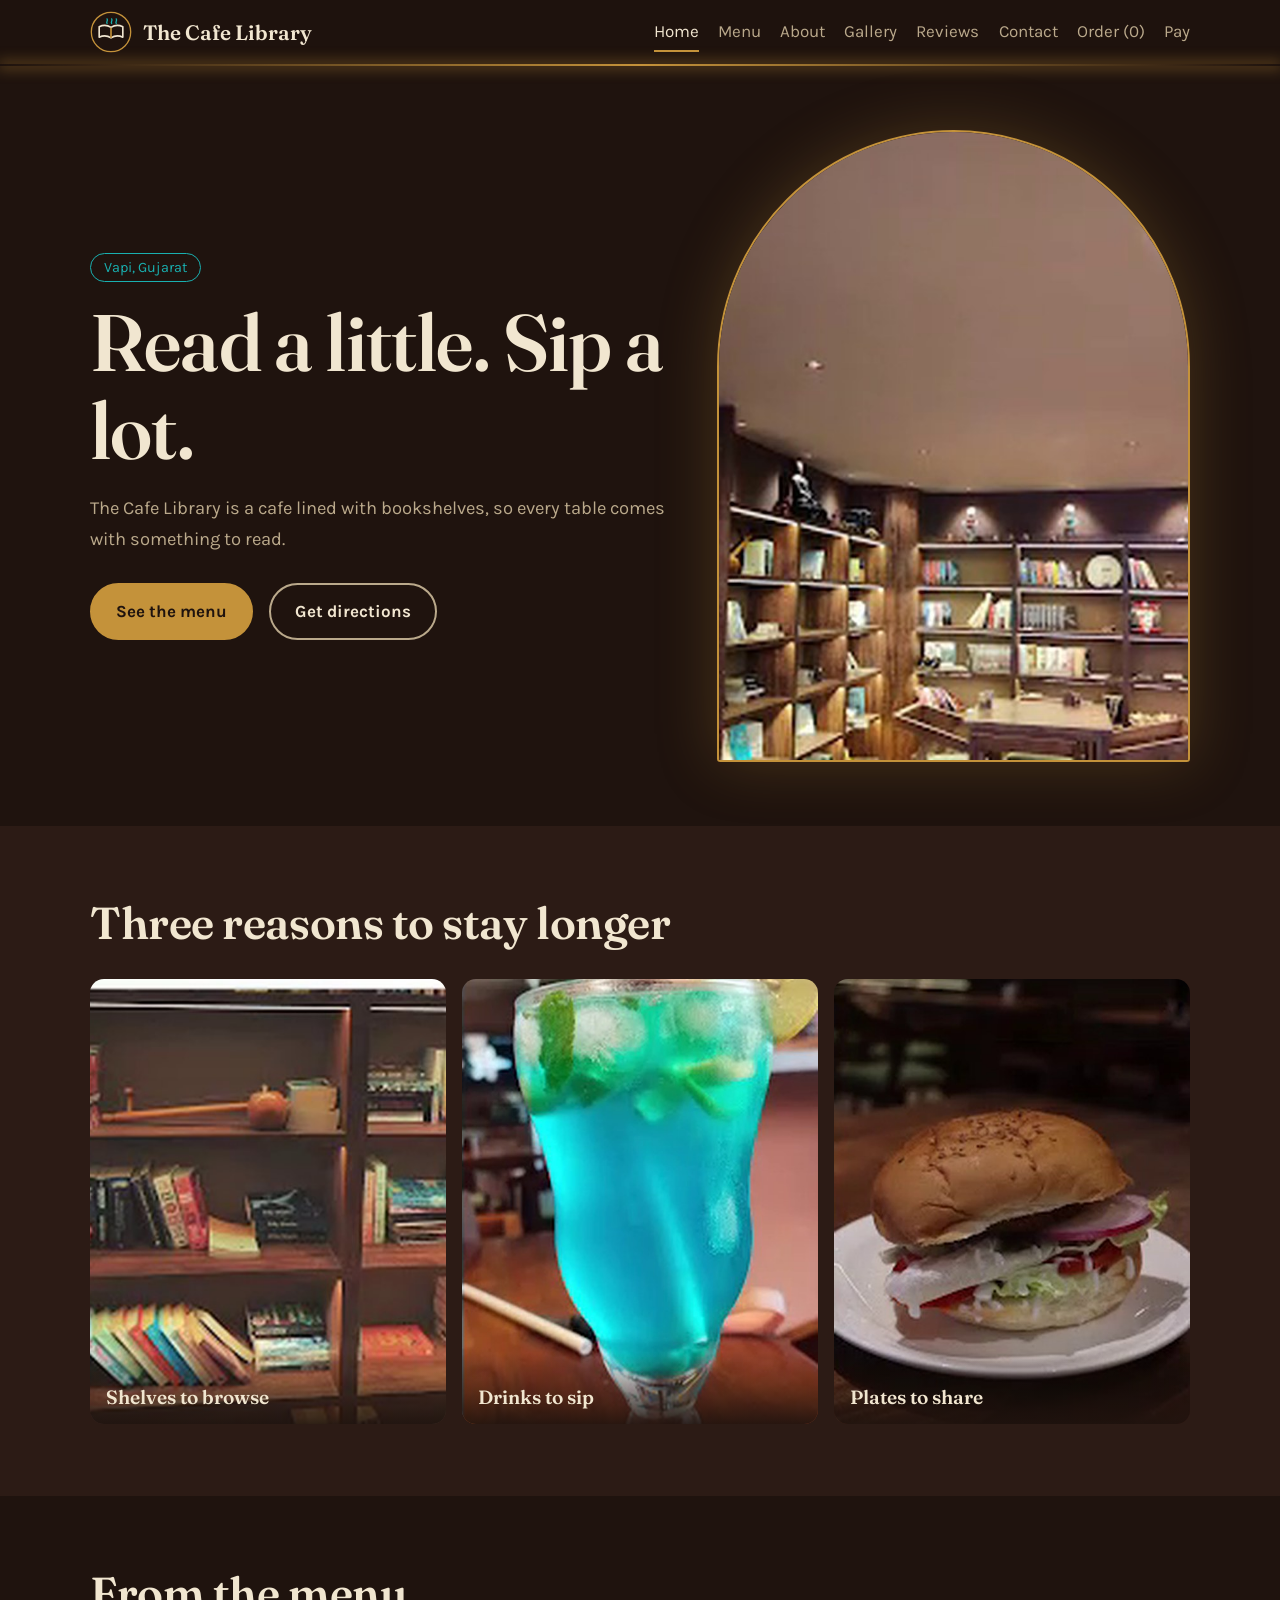
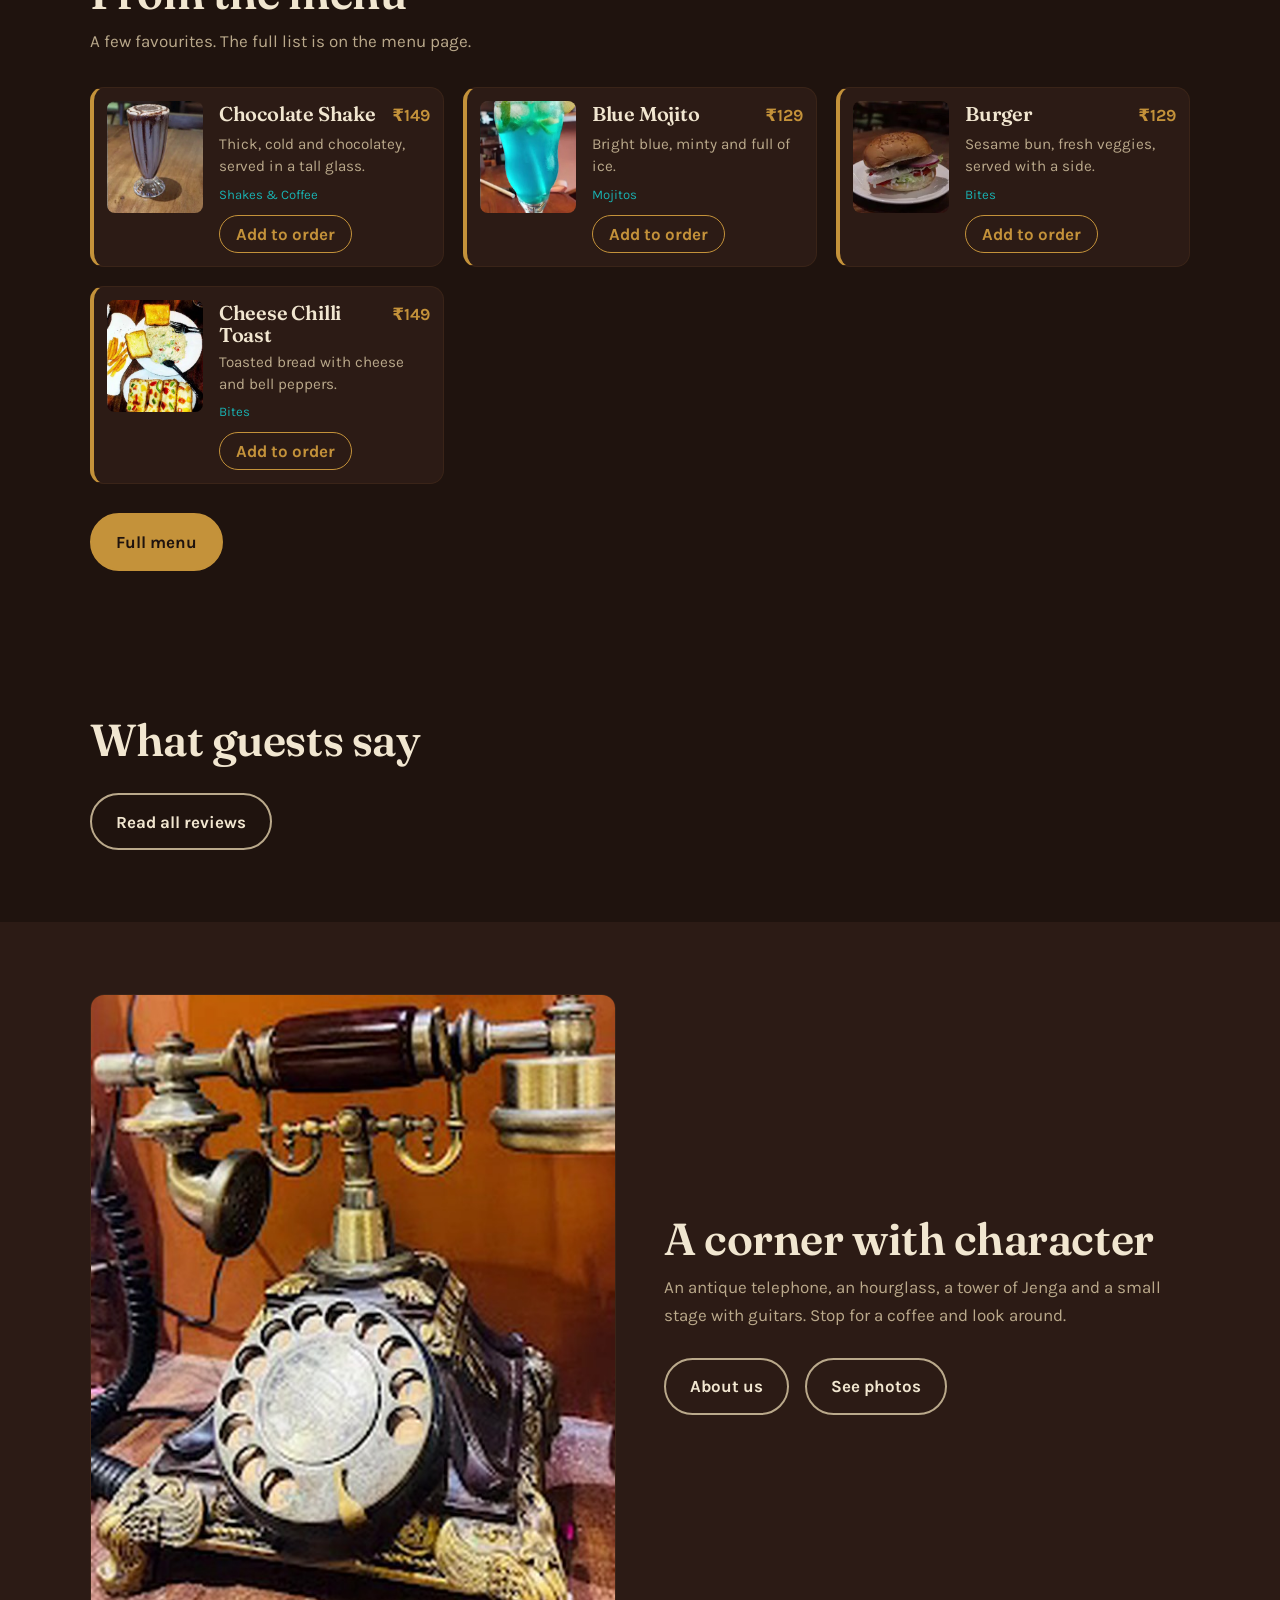
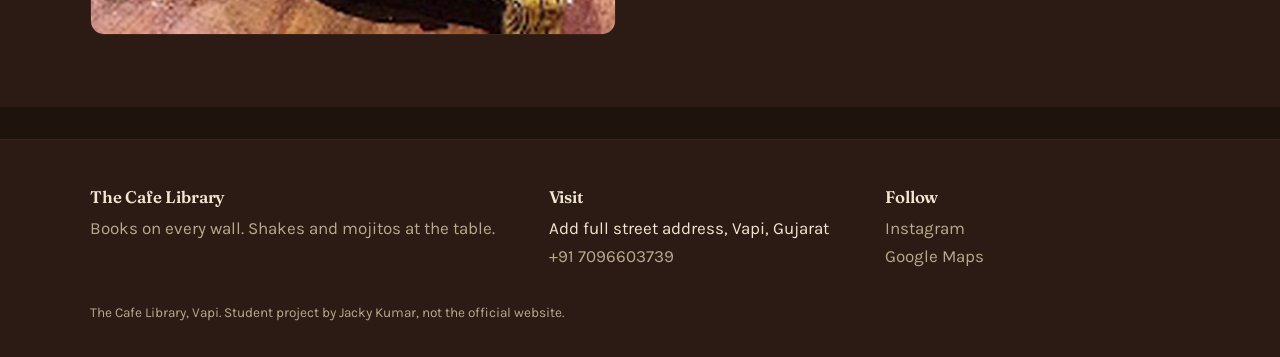
<file: index.html>
<!DOCTYPE html>
<html lang="en"><head><meta charset="utf-8"><meta name="viewport" content="width=device-width,initial-scale=1">
<title>Home | The Cafe Library, Vapi</title><meta name="description" content="A cafe in Vapi where the walls are bookshelves: shakes, mojitos, burgers and pasta.">
<link rel="icon" href="images/logo.svg"><link rel="preconnect" href="https://fonts.googleapis.com"><link rel="preconnect" href="https://fonts.gstatic.com" crossorigin>
<link href="https://fonts.googleapis.com/css2?family=Fraunces:opsz,wght@9..144,500;9..144,700&family=Karla:wght@400;700&display=swap" rel="stylesheet">
<link rel="stylesheet" href="css/style.css"></head><body>
<header id="site-header"></header><main>
<section class="wrap hero"><div>
<span class="open">Vapi, Gujarat</span><h1>Read a little. Sip a lot.</h1>
<p class="lead">The Cafe Library is a cafe lined with bookshelves, so every table comes with something to read.</p>
<div class="row"><a class="btn" href="menu.html">See the menu</a><a class="btn ghost directions" href="#">Get directions</a></div></div>
<div class="arch"><img src="images/hero.jpg" alt="Wooden bookshelves lit by warm lights inside the cafe"></div></section>
<section class="alt"><div class="wrap"><h2>Three reasons to stay longer</h2>
<div class="trio"><figure><img src="images/shelf-1.jpg" alt="Bookshelf with colourful books"><figcaption>Shelves to browse</figcaption></figure>
<figure><img src="images/mojito-blue.jpg" alt="Blue mojito"><figcaption>Drinks to sip</figcaption></figure>
<figure><img src="images/burger.jpg" alt="Burger on a plate"><figcaption>Plates to share</figcaption></figure></div></div></section>
<section><div class="wrap"><h2>From the menu</h2><p class="lead">A few favourites. The full list is on the menu page.</p>
<div class="menu" id="featured" style="margin-top:2rem"></div><div class="row"><a class="btn" href="menu.html">Full menu</a></div></div></section>
<section><div class="wrap"><h2>What guests say</h2><p class="lead" id="home-avg"></p><div id="home-reviews"></div><div class="row"><a class="btn ghost" href="reviews.html">Read all reviews</a></div></div></section>
<section class="alt"><div class="wrap split"><img src="images/phone.jpg" alt="Antique rotary telephone on a wooden shelf">
<div><h2>A corner with character</h2><p class="lead">An antique telephone, an hourglass, a tower of Jenga and a small stage with guitars. Stop for a coffee and look around.</p><div class="row"><a class="btn ghost" href="about.html">About us</a><a class="btn ghost" href="gallery.html">See photos</a></div></div></div></section>
</main><footer id="site-footer"></footer><script src="js/main.js"></script></body></html>
</file>
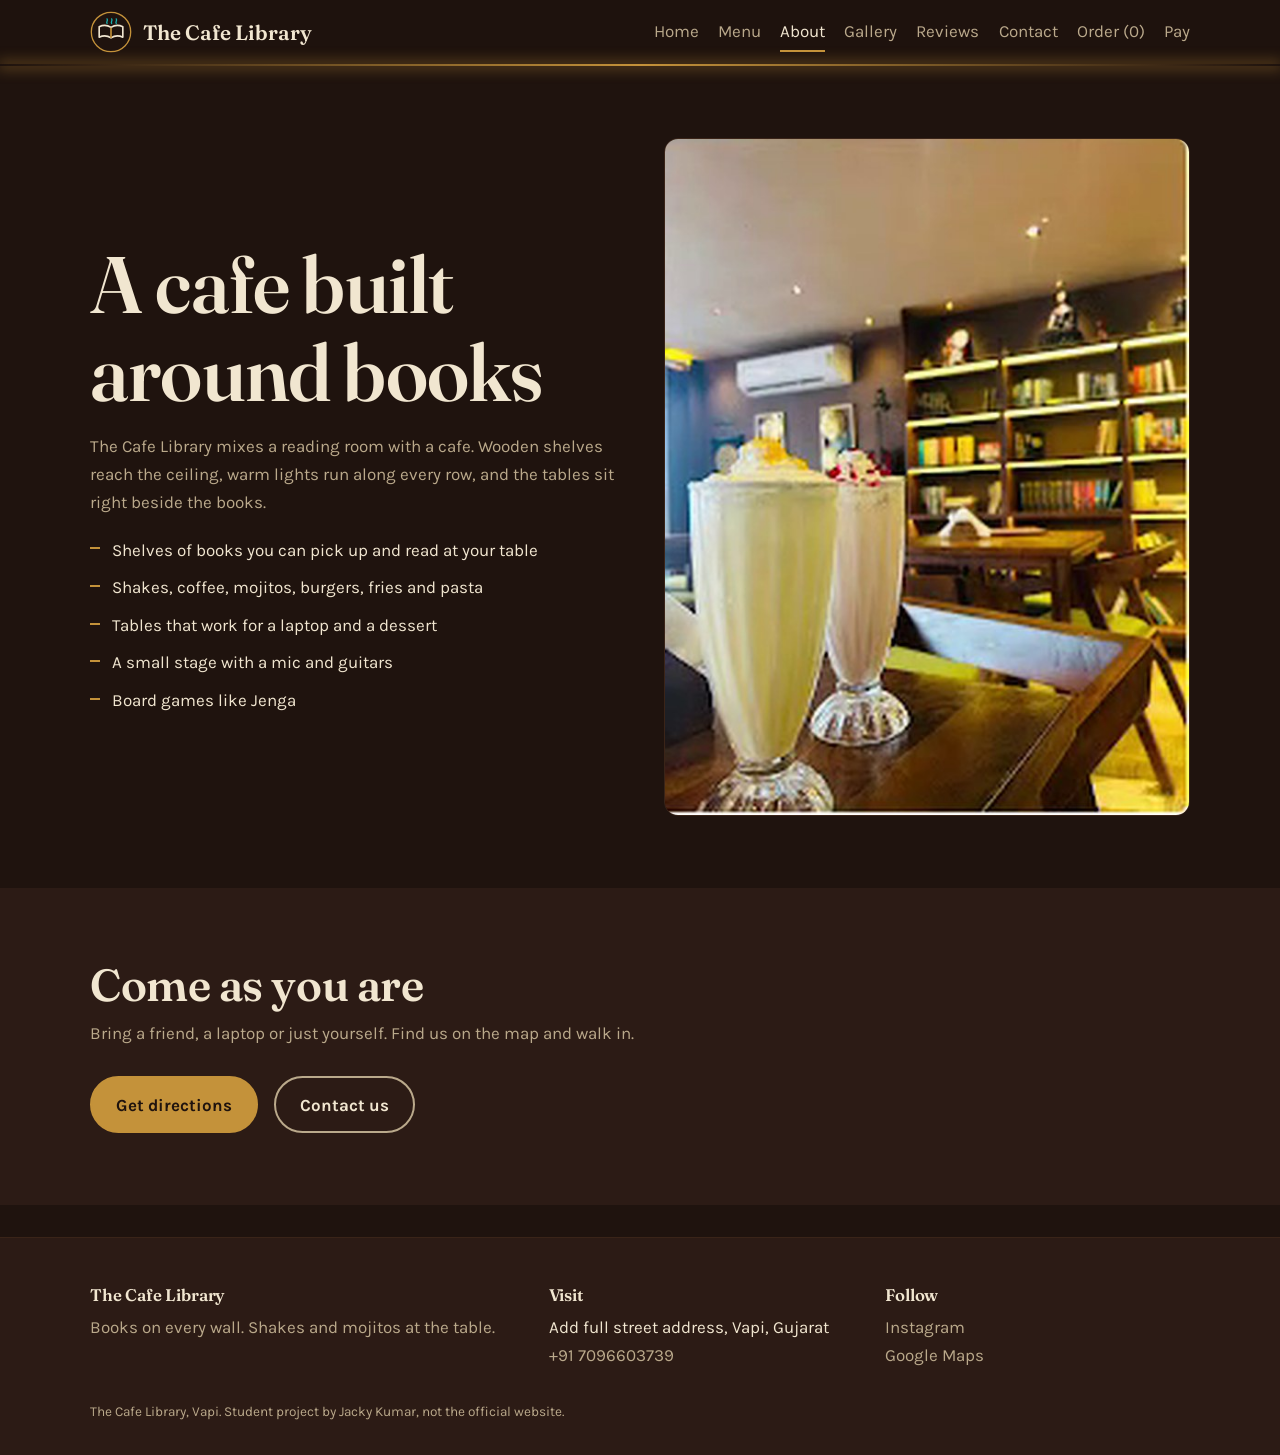
<file: about.html>
<!DOCTYPE html>
<html lang="en"><head><meta charset="utf-8"><meta name="viewport" content="width=device-width,initial-scale=1">
<title>About | The Cafe Library, Vapi</title><meta name="description" content="About The Cafe Library, a bookshelf cafe in Vapi, Gujarat.">
<link rel="icon" href="images/logo.svg"><link rel="preconnect" href="https://fonts.googleapis.com"><link rel="preconnect" href="https://fonts.gstatic.com" crossorigin>
<link href="https://fonts.googleapis.com/css2?family=Fraunces:opsz,wght@9..144,500;9..144,700&family=Karla:wght@400;700&display=swap" rel="stylesheet">
<link rel="stylesheet" href="css/style.css"></head><body>
<header id="site-header"></header><main>
<section class="wrap split"><div><h1>A cafe built around books</h1>
<p class="lead" style="margin-top:1rem">The Cafe Library mixes a reading room with a cafe. Wooden shelves reach the ceiling, warm lights run along every row, and the tables sit right beside the books.</p>
<ul class="facts"><li>Shelves of books you can pick up and read at your table</li><li>Shakes, coffee, mojitos, burgers, fries and pasta</li><li>Tables that work for a laptop and a dessert</li><li>A small stage with a mic and guitars</li><li>Board games like Jenga</li></ul></div>
<img src="images/lounge.jpg" alt="Cream shakes on a table in front of the bookshelves"></section>
<section class="alt"><div class="wrap"><h2>Come as you are</h2><p class="lead">Bring a friend, a laptop or just yourself. Find us on the map and walk in.</p>
<div class="row"><a class="btn directions" href="#">Get directions</a><a class="btn ghost" href="contact.html">Contact us</a></div></div></section>
</main><footer id="site-footer"></footer><script src="js/main.js"></script></body></html>
</file>
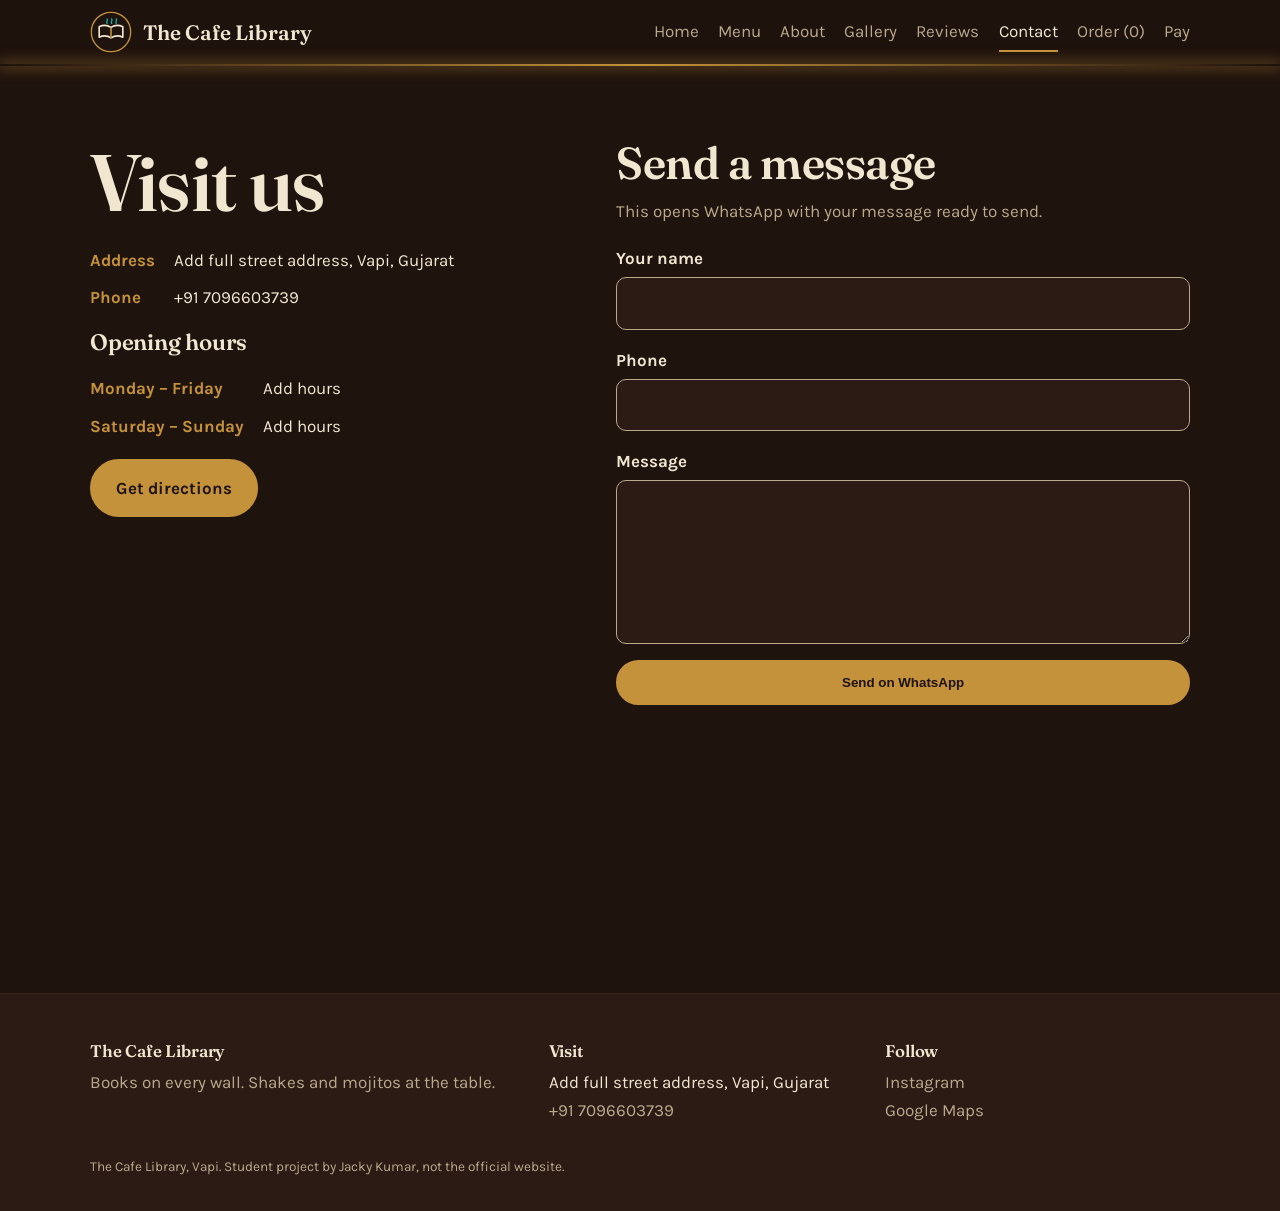
<file: contact.html>
<!DOCTYPE html>
<html lang="en"><head><meta charset="utf-8"><meta name="viewport" content="width=device-width,initial-scale=1">
<title>Contact | The Cafe Library, Vapi</title><meta name="description" content="Address, opening hours and directions for The Cafe Library in Vapi.">
<link rel="icon" href="images/logo.svg"><link rel="preconnect" href="https://fonts.googleapis.com"><link rel="preconnect" href="https://fonts.gstatic.com" crossorigin>
<link href="https://fonts.googleapis.com/css2?family=Fraunces:opsz,wght@9..144,500;9..144,700&family=Karla:wght@400;700&display=swap" rel="stylesheet">
<link rel="stylesheet" href="css/style.css"></head><body>
<header id="site-header"></header><main>
<section class="wrap info"><div><h1>Visit us</h1><dl><dt>Address</dt><dd data-cfg="address"></dd><dt>Phone</dt><dd data-cfg="phone"></dd></dl>
<h2 style="font-size:1.4rem">Opening hours</h2><dl id="hours"></dl><a class="btn directions" href="#">Get directions</a>
<iframe id="map" title="Map showing The Cafe Library in Vapi" loading="lazy"></iframe></div>
<div><h2>Send a message</h2><p class="lead">This opens WhatsApp with your message ready to send.</p>
<form id="msg-form"><label>Your name<input name="name" required autocomplete="name"></label><label>Phone<input name="phone" type="tel" required autocomplete="tel"></label>
<label>Message<textarea name="message" rows="5" required></textarea></label><button class="btn" type="submit">Send on WhatsApp</button></form></div></section>
</main><footer id="site-footer"></footer><script src="js/main.js"></script></body></html>
</file>
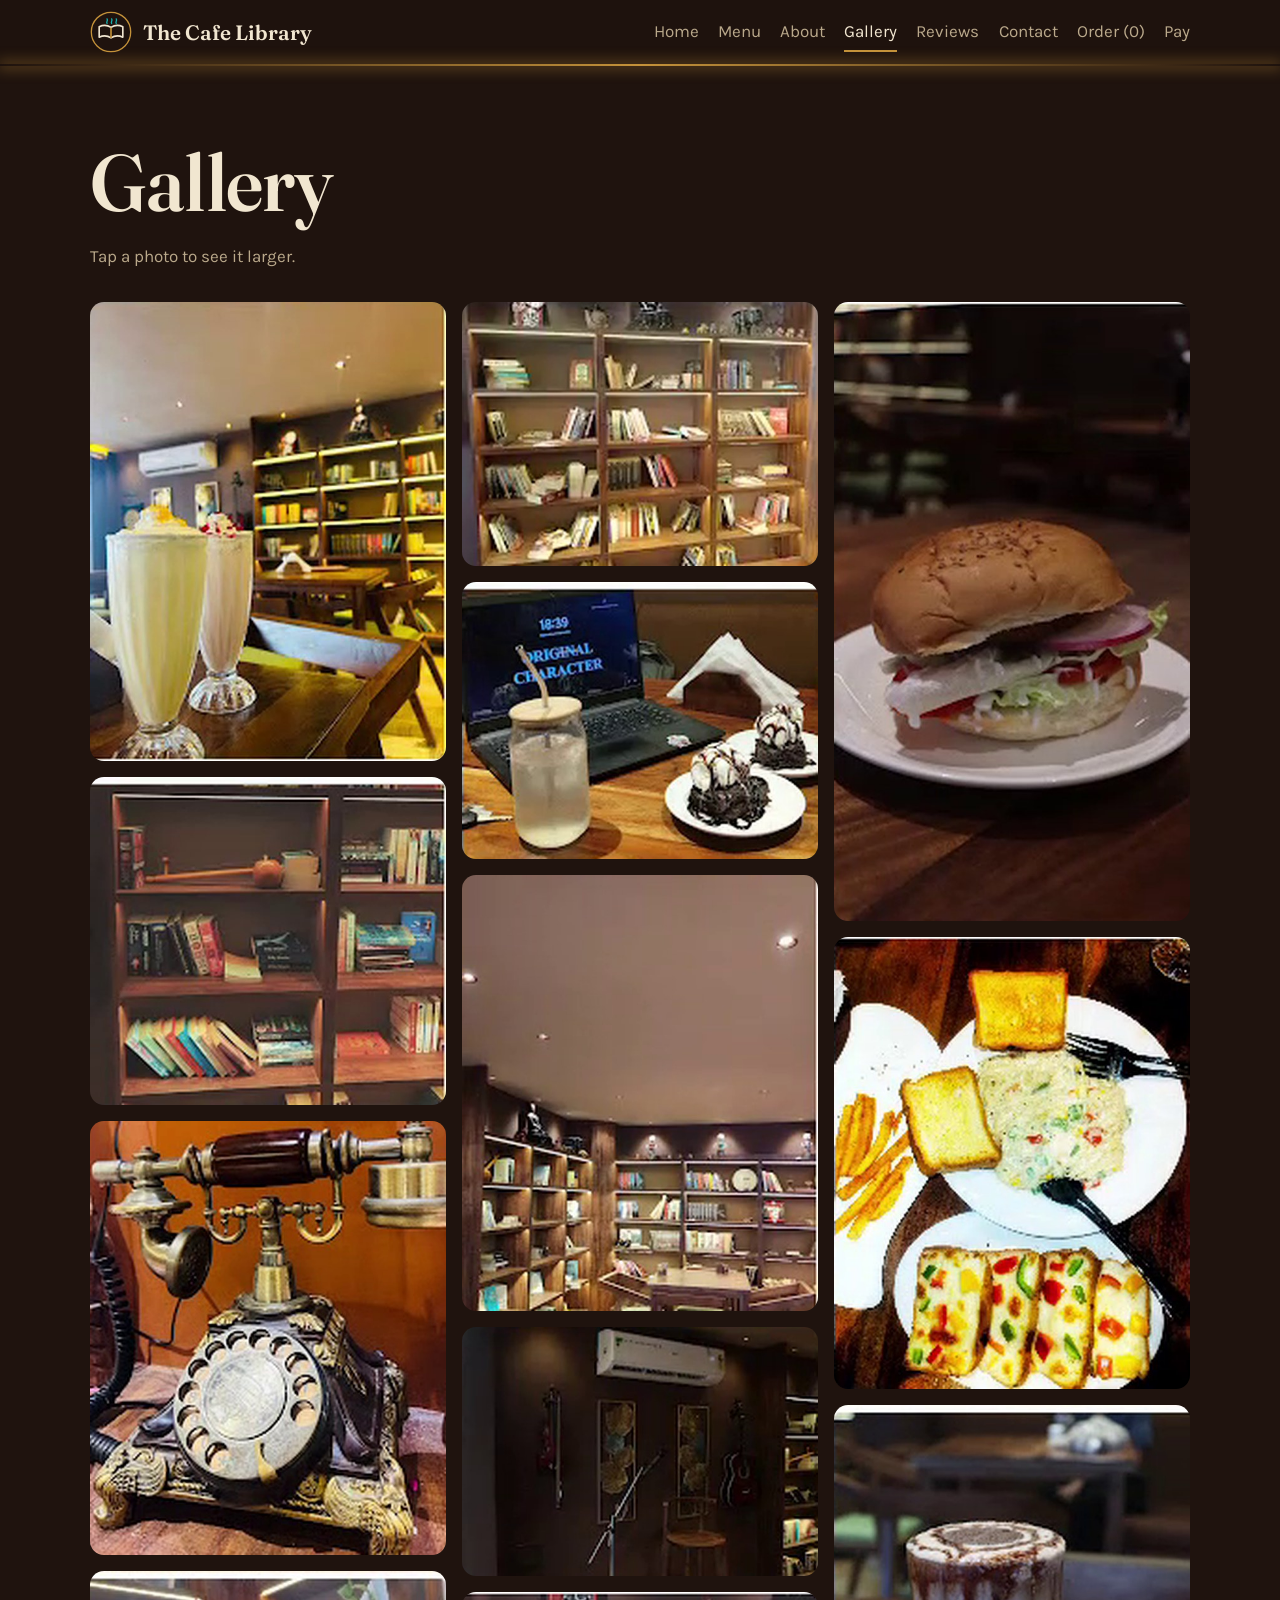
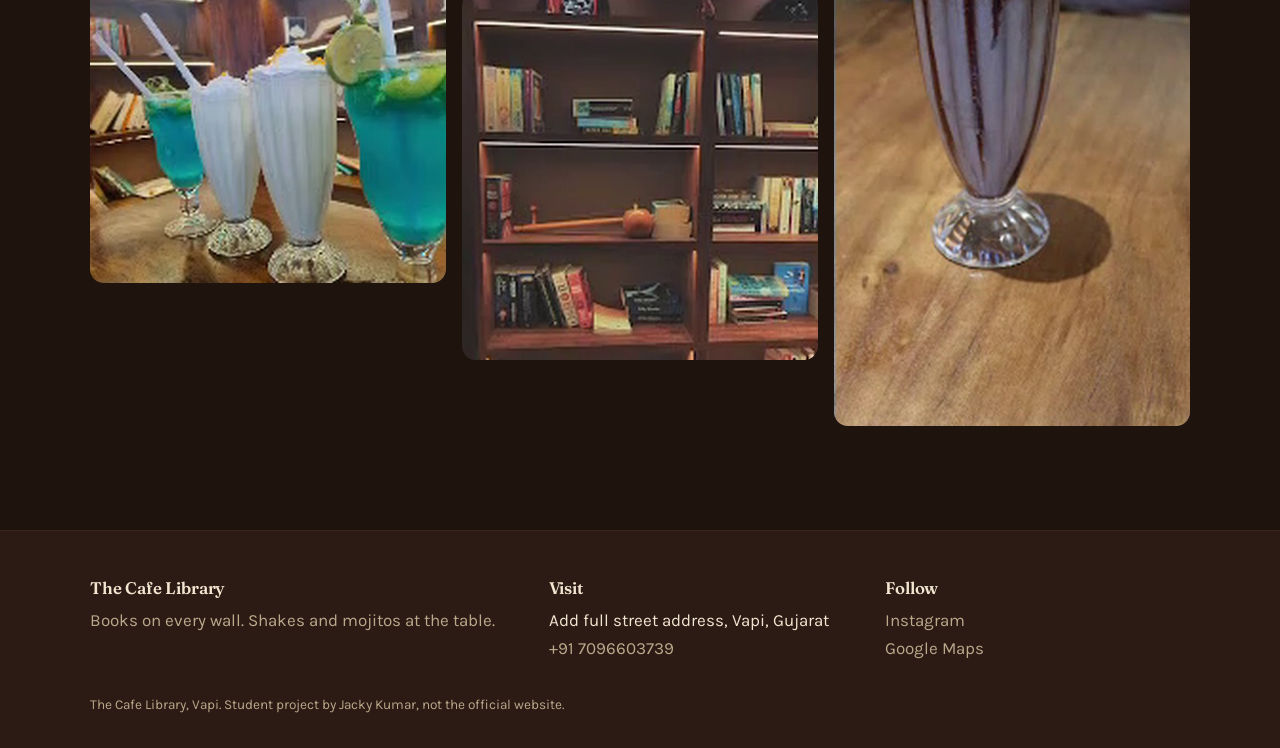
<file: gallery.html>
<!DOCTYPE html>
<html lang="en"><head><meta charset="utf-8"><meta name="viewport" content="width=device-width,initial-scale=1">
<title>Gallery | The Cafe Library, Vapi</title><meta name="description" content="Photos of The Cafe Library in Vapi: bookshelves, drinks and food.">
<link rel="icon" href="images/logo.svg"><link rel="preconnect" href="https://fonts.googleapis.com"><link rel="preconnect" href="https://fonts.gstatic.com" crossorigin>
<link href="https://fonts.googleapis.com/css2?family=Fraunces:opsz,wght@9..144,500;9..144,700&family=Karla:wght@400;700&display=swap" rel="stylesheet">
<link rel="stylesheet" href="css/style.css"></head><body>
<header id="site-header"></header><main>
<section class="wrap"><h1>Gallery</h1><p class="lead" style="margin-top:1rem">Tap a photo to see it larger.</p><div class="grid" id="gallery-grid"></div></section>
<dialog id="lightbox"><button type="button">Close</button><img alt=""></dialog>
</main><footer id="site-footer"></footer><script src="js/main.js"></script></body></html>
</file>
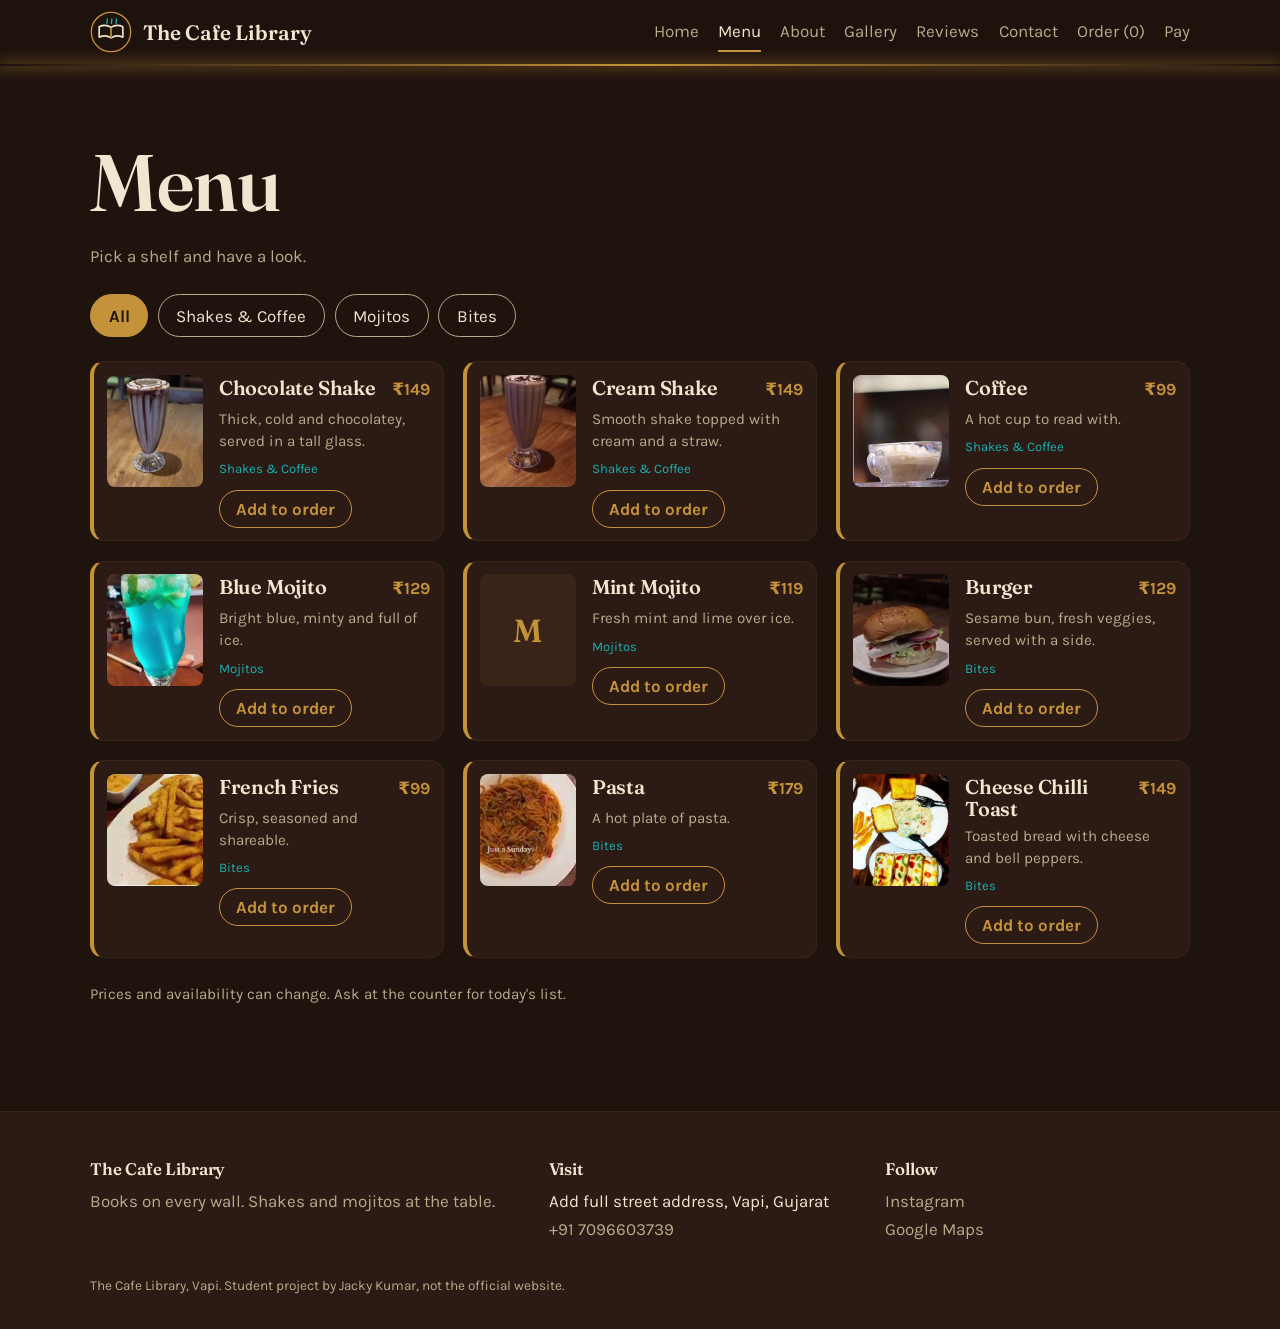
<file: menu.html>
<!DOCTYPE html>
<html lang="en"><head><meta charset="utf-8"><meta name="viewport" content="width=device-width,initial-scale=1">
<title>Menu | The Cafe Library, Vapi</title><meta name="description" content="Shakes, coffee, mojitos and bites at The Cafe Library in Vapi.">
<link rel="icon" href="images/logo.svg"><link rel="preconnect" href="https://fonts.googleapis.com"><link rel="preconnect" href="https://fonts.gstatic.com" crossorigin>
<link href="https://fonts.googleapis.com/css2?family=Fraunces:opsz,wght@9..144,500;9..144,700&family=Karla:wght@400;700&display=swap" rel="stylesheet">
<link rel="stylesheet" href="css/style.css"></head><body>
<header id="site-header"></header><main>
<section class="wrap"><h1>Menu</h1><p class="lead" style="margin-top:1rem">Pick a shelf and have a look.</p>
<div class="tabs" id="tabs" role="group" aria-label="Menu categories"></div><div class="menu" id="menu-list"></div>
<p class="note">Prices and availability can change. Ask at the counter for today's list.</p></section>
</main><footer id="site-footer"></footer><script src="js/main.js"></script></body></html>
</file>
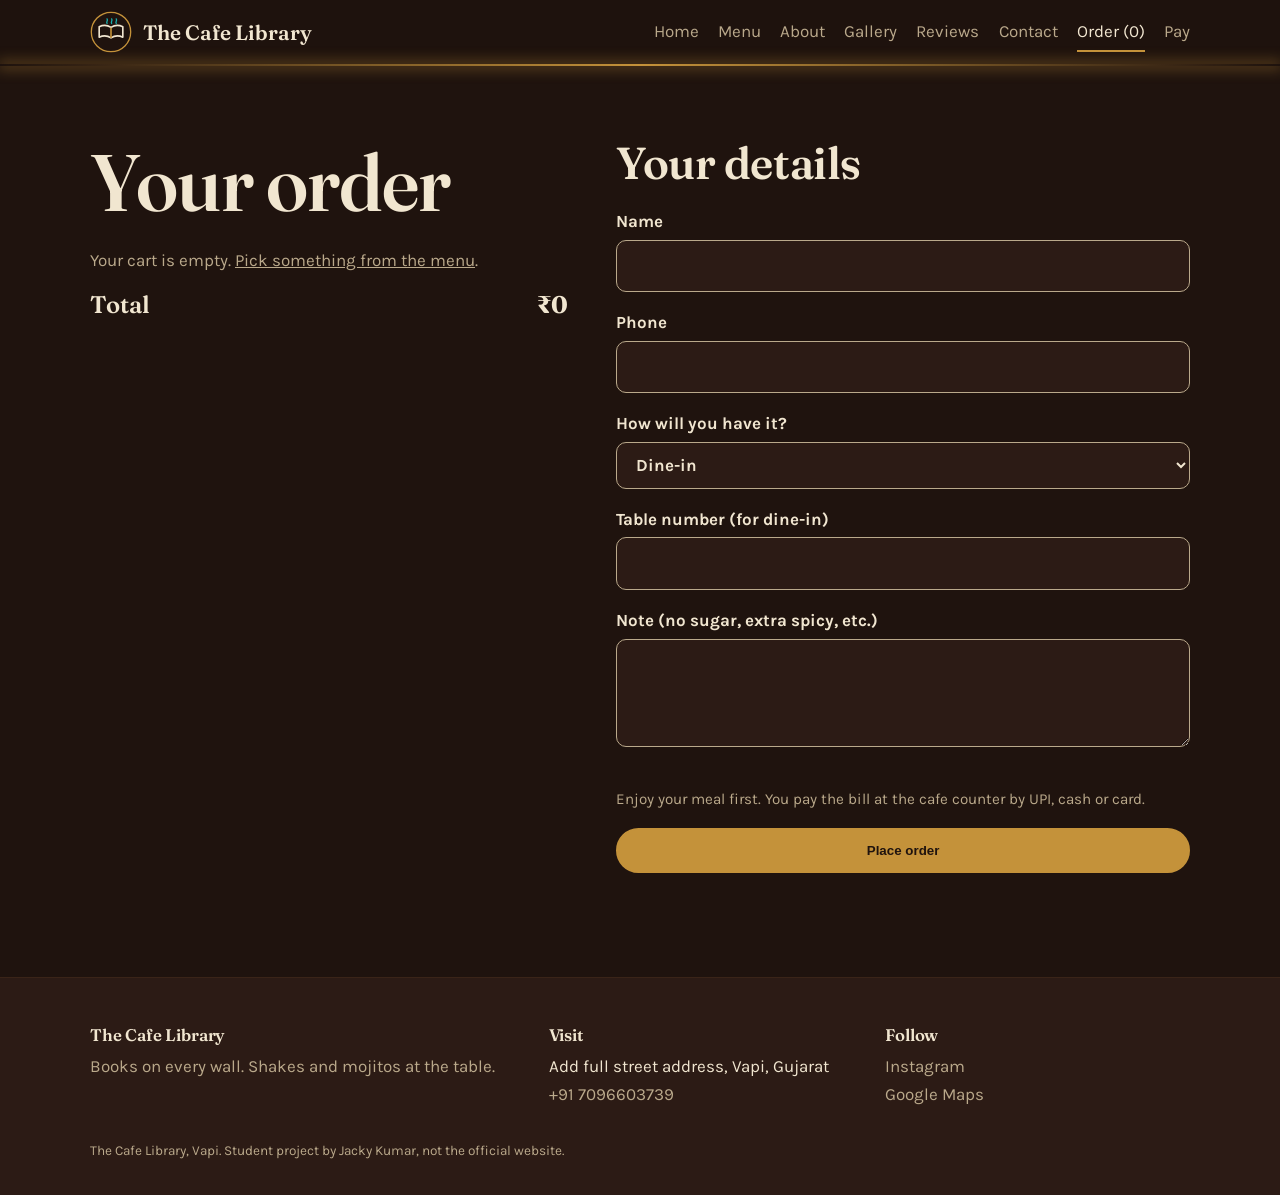
<file: order.html>
<!DOCTYPE html>
<html lang="en"><head><meta charset="utf-8"><meta name="viewport" content="width=device-width,initial-scale=1">
<title>Order | The Cafe Library, Vapi</title><meta name="description" content="Order food and drinks from The Cafe Library and pay with UPI or cash.">
<link rel="icon" href="images/logo.svg"><link rel="preconnect" href="https://fonts.googleapis.com"><link rel="preconnect" href="https://fonts.gstatic.com" crossorigin>
<link href="https://fonts.googleapis.com/css2?family=Fraunces:opsz,wght@9..144,500;9..144,700&family=Karla:wght@400;700&display=swap" rel="stylesheet">
<link rel="stylesheet" href="css/style.css"></head><body>
<header id="site-header"></header><main>
<section class="wrap info"><div><h1>Your order</h1><div id="cart" style="margin-top:1.2rem"></div><p class="total"><span>Total</span><b id="total">₹0</b></p></div>
<div><h2>Your details</h2><div id="done" hidden></div><p id="err" role="alert" style="color:var(--amber);font-weight:700;margin-top:1rem"></p><form id="order-form"><label>Name<input name="name" required autocomplete="name"></label><label>Phone<input name="phone" type="tel" required autocomplete="tel"></label>
<label>How will you have it?<select name="type"><option>Dine-in</option><option>Takeaway</option></select></label><label>Table number (for dine-in)<input name="table" inputmode="numeric" maxlength="6"></label><label>Note (no sugar, extra spicy, etc.)<textarea name="note" rows="3"></textarea></label>
<p class="note">Enjoy your meal first. You pay the bill at the cafe counter by UPI, cash or card.</p>
<button class="btn" type="submit">Place order</button></form></div></section>
</main><footer id="site-footer"></footer><script src="js/main.js"></script></body></html>
</file>
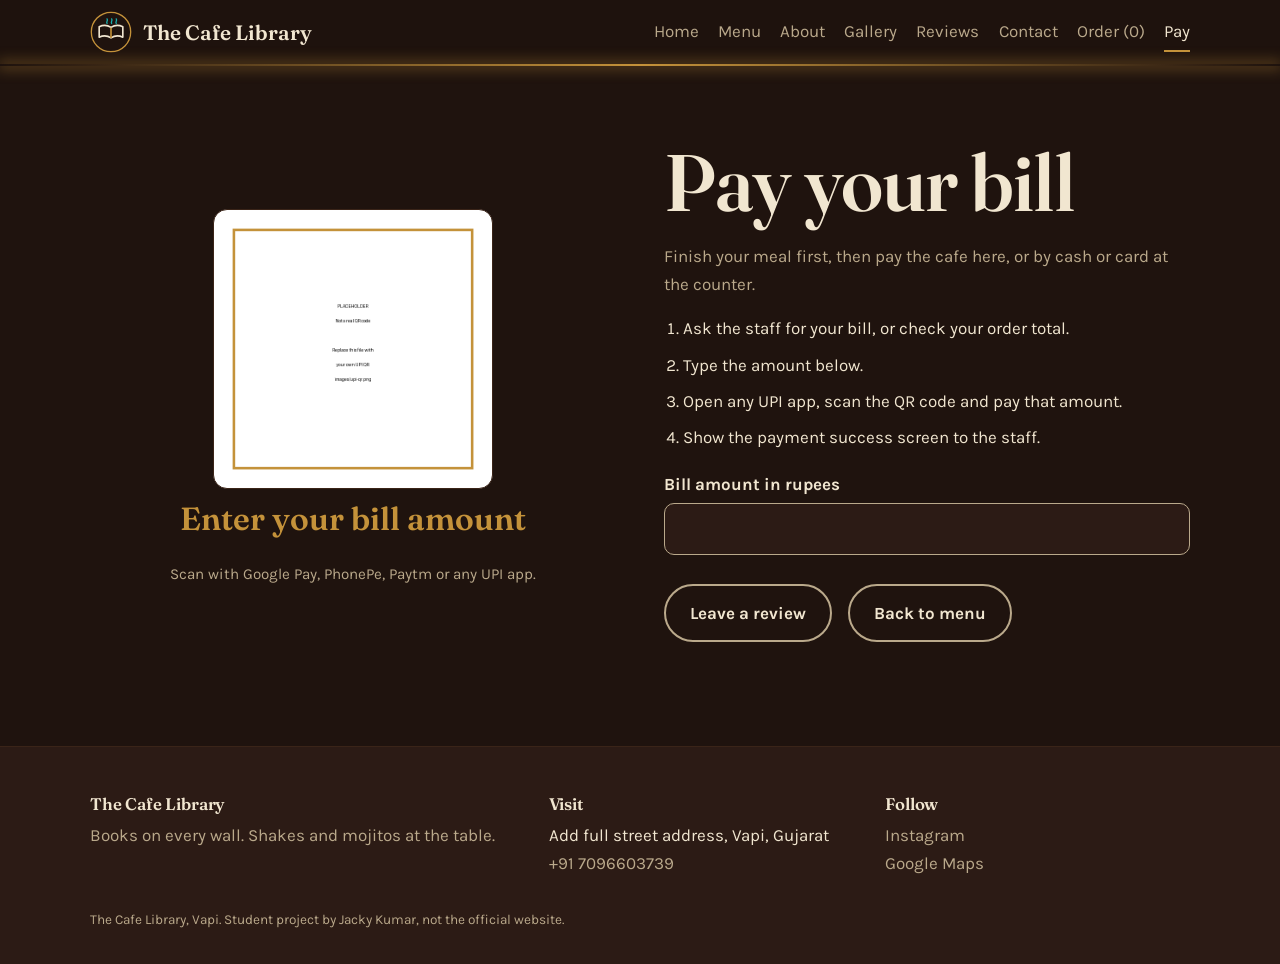
<file: pay.html>
<!DOCTYPE html>
<html lang="en"><head><meta charset="utf-8"><meta name="viewport" content="width=device-width,initial-scale=1">
<title>Pay | The Cafe Library, Vapi</title><meta name="description" content="Pay your bill at The Cafe Library by UPI, cash or card.">
<link rel="icon" href="images/logo.svg"><link rel="preconnect" href="https://fonts.googleapis.com"><link rel="preconnect" href="https://fonts.gstatic.com" crossorigin>
<link href="https://fonts.googleapis.com/css2?family=Fraunces:opsz,wght@9..144,500;9..144,700&family=Karla:wght@400;700&display=swap" rel="stylesheet">
<link rel="stylesheet" href="css/style.css"></head><body>
<header id="site-header"></header><main>
<section class="wrap split"><div class="payqr"><img class="qr" src="images/upi-qr.png" alt="UPI QR code to pay the cafe"><p class="big" id="amt-out">Enter your bill amount</p><p class="note">Scan with Google Pay, PhonePe, Paytm or any UPI app.</p></div>
<div><h1>Pay your bill</h1><p class="lead" style="margin-top:1rem">Finish your meal first, then pay the cafe here, or by cash or card at the counter.</p>
<ol class="steps"><li>Ask the staff for your bill, or check your order total.</li><li>Type the amount below.</li><li>Open any UPI app, scan the QR code and pay that amount.</li><li>Show the payment success screen to the staff.</li></ol>
<form onsubmit="return false"><label>Bill amount in rupees<input id="amt" type="number" min="1" step="1" inputmode="numeric"></label></form>
<div class="row"><a class="btn ghost" href="reviews.html">Leave a review</a><a class="btn ghost" href="menu.html">Back to menu</a></div></div></section>
</main><footer id="site-footer"></footer><script src="js/main.js"></script></body></html>
</file>
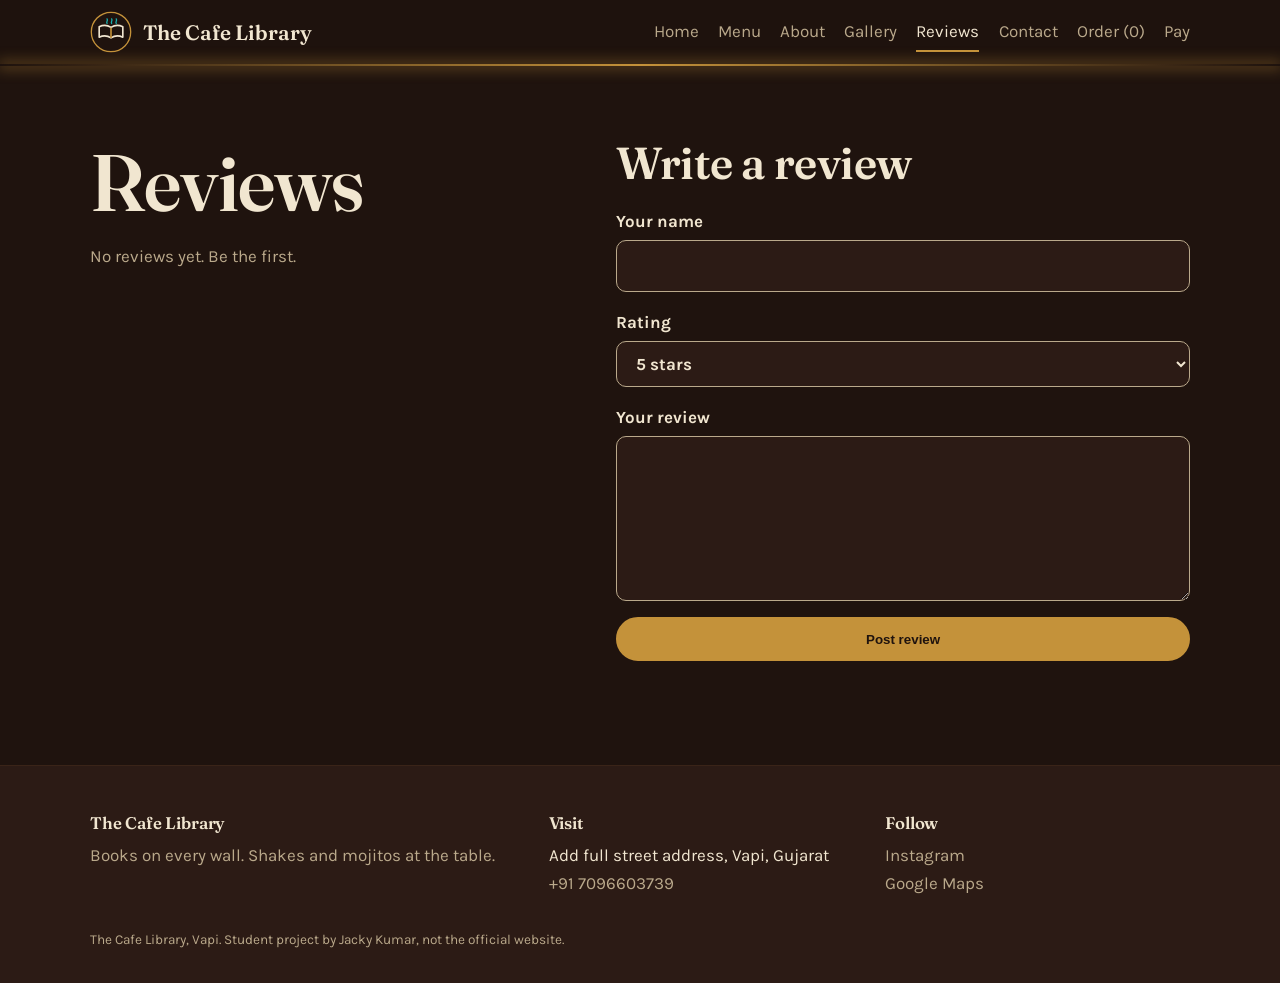
<file: reviews.html>
<!DOCTYPE html>
<html lang="en"><head><meta charset="utf-8"><meta name="viewport" content="width=device-width,initial-scale=1">
<title>Reviews | The Cafe Library, Vapi</title><meta name="description" content="Read and write reviews for The Cafe Library in Vapi.">
<link rel="icon" href="images/logo.svg"><link rel="preconnect" href="https://fonts.googleapis.com"><link rel="preconnect" href="https://fonts.gstatic.com" crossorigin>
<link href="https://fonts.googleapis.com/css2?family=Fraunces:opsz,wght@9..144,500;9..144,700&family=Karla:wght@400;700&display=swap" rel="stylesheet">
<link rel="stylesheet" href="css/style.css"></head><body>
<header id="site-header"></header><main>
<section class="wrap info"><div><h1>Reviews</h1><p class="lead" id="avg" style="margin-top:1rem"></p><div id="review-list"></div></div>
<div><h2>Write a review</h2><form id="review-form"><label>Your name<input name="name" required maxlength="40" autocomplete="name"></label>
<label>Rating<select name="stars"><option value="5">5 stars</option><option value="4">4 stars</option><option value="3">3 stars</option><option value="2">2 stars</option><option value="1">1 star</option></select></label>
<label>Your review<textarea name="text" rows="5" required maxlength="500"></textarea></label><button class="btn" type="submit">Post review</button></form></div></section>
</main><footer id="site-footer"></footer><script src="js/main.js"></script></body></html>
</file>
<file: css/style.css>
[hidden]{display:none!important}
:root{--bg:#1f130e;--wood:#2c1b15;--wood2:#3a2418;--amber:#c4923a;--cream:#f1e6d0;--tan:#baa98b;--teal:#19b0b0;--r:14px}
*{box-sizing:border-box;margin:0}
html{scroll-behavior:smooth}
body{background:var(--bg);color:var(--cream);font:17px/1.65 Karla,system-ui,sans-serif}
h1,h2,h3{font-family:Fraunces,Georgia,serif;font-weight:600;line-height:1.1;letter-spacing:-.01em}
h1{font-size:clamp(2.6rem,7vw,5rem)}h2{font-size:clamp(1.8rem,4vw,2.8rem);margin-bottom:.6rem}h3{font-size:1.25rem}
img{max-width:100%;display:block}a{color:inherit}
:focus-visible{outline:3px solid var(--teal);outline-offset:3px}
.wrap{width:min(1100px,92%);margin-inline:auto}
section{padding:4.5rem 0}
.lead{color:var(--tan);max-width:56ch}
/* header: the amber line echoes the LED strip under the shelves */
header{position:sticky;top:0;z-index:20;background:rgba(31,19,14,.94);backdrop-filter:blur(6px)}
header::after{content:"";display:block;height:2px;background:linear-gradient(90deg,transparent,var(--amber),transparent);box-shadow:0 0 14px 2px rgba(196,146,58,.55)}
.bar{display:flex;align-items:center;justify-content:space-between;padding:.7rem 0}
.brand{display:flex;align-items:center;gap:.7rem;text-decoration:none;font:600 1.3rem Fraunces,serif}
.brand img{width:42px}
nav{display:flex;gap:1.2rem}
nav a{text-decoration:none;color:var(--tan);padding:.3rem 0;border-bottom:2px solid transparent}
nav a:hover,nav a[aria-current]{color:var(--cream);border-color:var(--amber)}
.burger{display:none;background:none;border:1px solid var(--amber);color:var(--cream);padding:.4rem .8rem;border-radius:8px;font:inherit}
.btn{display:inline-block;background:var(--amber);color:#1f130e;padding:.8rem 1.5rem;border-radius:999px;font-weight:700;text-decoration:none;border:2px solid var(--amber)}
.btn:hover{background:var(--cream);border-color:var(--cream)}
.btn.ghost{background:none;color:var(--cream);border-color:var(--tan)}.btn.ghost:hover{border-color:var(--cream);background:none;color:var(--amber)}
.row{display:flex;gap:1rem;flex-wrap:wrap;margin-top:1.8rem}
/* hero */
.hero{display:grid;grid-template-columns:1.1fr .9fr;gap:3rem;align-items:center;padding:4rem 0}
.hero p{margin-top:1.2rem;font-size:1.15rem}
.arch{border-radius:999px 999px var(--r) var(--r);overflow:hidden;border:2px solid var(--amber);aspect-ratio:3/4;box-shadow:0 0 60px rgba(196,146,58,.25)}
.arch img{width:100%;height:100%;object-fit:cover}
.open{display:inline-block;color:var(--teal);border:1px solid var(--teal);border-radius:999px;padding:.1rem .8rem;font-size:.9rem;margin-bottom:1rem}
/* sections */
.alt{background:var(--wood)}
.trio{display:grid;grid-template-columns:repeat(3,1fr);gap:1rem;margin-top:2rem}
.trio figure{position:relative;border-radius:var(--r);overflow:hidden;aspect-ratio:4/5}
.trio img{width:100%;height:100%;object-fit:cover}
.trio figcaption{position:absolute;inset:auto 0 0;padding:2rem 1rem .9rem;background:linear-gradient(transparent,rgba(31,19,14,.92));font:600 1.2rem Fraunces,serif}
.split{display:grid;grid-template-columns:1fr 1fr;gap:3rem;align-items:center}
.split img{border-radius:var(--r);border:1px solid var(--wood2)}
.facts{list-style:none;padding:0;margin-top:1.2rem;display:grid;gap:.6rem}
.facts li{padding-left:1.4rem;position:relative}.facts li::before{content:"";position:absolute;left:0;top:.7em;width:.6rem;height:2px;background:var(--amber)}
/* menu = library catalogue */
.tabs{display:flex;gap:.6rem;flex-wrap:wrap;margin:1.5rem 0}
.tabs button{background:none;border:1px solid var(--tan);color:var(--cream);padding:.4rem 1.1rem;border-radius:999px;font:inherit;cursor:pointer}
.tabs button[aria-pressed=true]{background:var(--amber);border-color:var(--amber);color:#1f130e;font-weight:700}
.menu{display:grid;grid-template-columns:repeat(auto-fill,minmax(310px,1fr));gap:1.2rem}
.item{display:grid;grid-template-columns:96px 1fr;gap:1rem;background:var(--wood);border:1px solid var(--wood2);border-left:4px solid var(--amber);border-radius:var(--r);padding:.8rem}
.item img{width:96px;height:112px;object-fit:cover;border-radius:8px}
.item .ph{width:96px;height:112px;border-radius:8px;background:var(--wood2);display:grid;place-items:center;color:var(--amber);font:600 2rem Fraunces,serif}
.item .top{display:flex;justify-content:space-between;gap:.6rem;align-items:baseline}
.price{color:var(--amber);font-weight:700;white-space:nowrap}
.item p{color:var(--tan);font-size:.95rem;line-height:1.45;margin-top:.3rem}
.call{font-size:.82rem;color:var(--teal);margin-top:.4rem}
.note{margin-top:1.5rem;color:var(--tan);font-size:.95rem}
/* gallery */
.grid{columns:3 240px;gap:1rem;margin-top:2rem}
.grid button{display:block;width:100%;margin:0 0 1rem;padding:0;border:0;background:none;cursor:zoom-in;border-radius:var(--r);overflow:hidden}
.grid img{width:100%;transition:transform .3s}.grid button:hover img{transform:scale(1.04)}
dialog{border:0;background:none;max-width:92vw;max-height:92vh;padding:0}
dialog::backdrop{background:rgba(15,8,5,.9)}
dialog img{max-height:86vh;border-radius:var(--r)}
dialog button{position:absolute;top:-2.4rem;right:0;background:var(--amber);border:0;border-radius:999px;padding:.3rem .9rem;font:inherit;cursor:pointer}
/* contact */
.info{display:grid;grid-template-columns:1fr 1.2fr;gap:3rem}
dl{display:grid;grid-template-columns:auto 1fr;gap:.6rem 1.2rem;margin:1.2rem 0}dt{color:var(--amber);font-weight:700}
form{display:grid;gap:1rem;margin-top:1.2rem}
label{display:grid;gap:.3rem;font-weight:700}
input,textarea{background:var(--wood);border:1px solid var(--tan);border-radius:10px;color:var(--cream);padding:.7rem .9rem;font:inherit}
iframe{width:100%;height:340px;border:0;border-radius:var(--r);margin-top:1.5rem;filter:sepia(.35) brightness(.9)}
footer{background:var(--wood);border-top:1px solid var(--wood2);padding:3rem 0 2rem;margin-top:2rem}
.fcols{display:grid;grid-template-columns:1.4fr 1fr 1fr;gap:2rem}footer h3{font-size:1.05rem;margin-bottom:.5rem}
footer a{display:block;color:var(--tan);text-decoration:none}footer a:hover{color:var(--amber)}
.copy{margin-top:2rem;color:var(--tan);font-size:.85rem}
@media(max-width:800px){
 .hero,.split,.info,.fcols{grid-template-columns:1fr}.arch{max-width:340px}
 .trio{grid-template-columns:1fr 1fr}.burger{display:block}
 nav{display:none;position:absolute;left:0;right:0;top:100%;flex-direction:column;background:var(--bg);padding:1rem 4%;gap:.8rem;border-bottom:2px solid var(--amber)}
 nav.show{display:flex}
}
@media(prefers-reduced-motion:reduce){*{transition:none!important;scroll-behavior:auto!important}}

.add{margin-top:.6rem;background:none;border:1px solid var(--amber);color:var(--amber);border-radius:999px;padding:.25rem 1rem;font:inherit;font-weight:700;cursor:pointer}.add:hover{background:var(--amber);color:#1f130e}
.crow{display:grid;grid-template-columns:1fr auto 4.5rem;gap:1rem;align-items:center;padding:.8rem 0;border-bottom:1px dashed var(--wood2)}.crow b{text-align:right;color:var(--amber)}
.qty button{width:2rem;height:2rem;border-radius:50%;border:1px solid var(--tan);background:none;color:var(--cream);font:inherit;cursor:pointer;margin:0 .6rem}
.total{display:flex;justify-content:space-between;font:600 1.5rem Fraunces,serif;margin-top:1rem}
fieldset{border:1px solid var(--tan);border-radius:10px;padding:.8rem 1rem;display:grid;gap:.5rem}legend{padding:0 .4rem;font-weight:700}
fieldset label{display:flex;gap:.6rem;align-items:center;font-weight:400}select{background:var(--wood);border:1px solid var(--tan);border-radius:10px;color:var(--cream);padding:.7rem .9rem;font:inherit}
.stars{color:var(--amber);letter-spacing:.1em}.rev{background:var(--wood);border-left:4px solid var(--amber);border-radius:var(--r);padding:1rem;margin-top:1rem}.rev p{color:var(--tan)}
#toast{position:fixed;left:50%;bottom:1.5rem;transform:translate(-50%,2rem);background:var(--amber);color:#1f130e;padding:.6rem 1.2rem;border-radius:999px;font-weight:700;opacity:0;pointer-events:none;transition:.25s;z-index:30}#toast.on{opacity:1;transform:translate(-50%,0)}
@media(max-width:800px){nav{max-height:80vh;overflow:auto}}
.qr{width:240px;max-width:100%;background:#fff;padding:10px;border-radius:12px;margin-top:1rem}
.admin{padding:2rem 0}.stats{display:grid;grid-template-columns:repeat(auto-fit,minmax(150px,1fr));gap:1rem;margin:1.5rem 0}.stats div{background:var(--wood);border-left:4px solid var(--amber);border-radius:var(--r);padding:1rem}.stats b{display:block;font:600 1.8rem Fraunces,serif;color:var(--amber)}
.scroll{overflow-x:auto}table{width:100%;border-collapse:collapse;font-size:.92rem}th,td{text-align:left;padding:.6rem;border-bottom:1px solid var(--wood2);vertical-align:top}th{color:var(--amber)}.tag{border:1px solid var(--teal);color:var(--teal);border-radius:999px;padding:0 .6rem;font-size:.8rem}.tag.no{border-color:var(--amber);color:var(--amber)}td form{display:grid;gap:.4rem}td select,td button{padding:.3rem .5rem;font-size:.9rem}
.kcard{background:var(--wood);border-left:4px solid var(--amber);border-radius:var(--r);padding:1rem;margin-top:1rem}.kcard h3{margin-bottom:.4rem}.kcard .row{margin-top:.8rem}
.payqr{text-align:center}.payqr .qr{width:280px;margin-inline:auto}.big{font:600 2rem Fraunces,serif;color:var(--amber);margin:.6rem 0}ol.steps{padding-left:1.2rem;display:grid;gap:.5rem;margin:1rem 0}
input[type=checkbox],input[type=radio]{padding:0;accent-color:var(--amber)}
button:disabled{opacity:.6;cursor:not-allowed}
</file>
